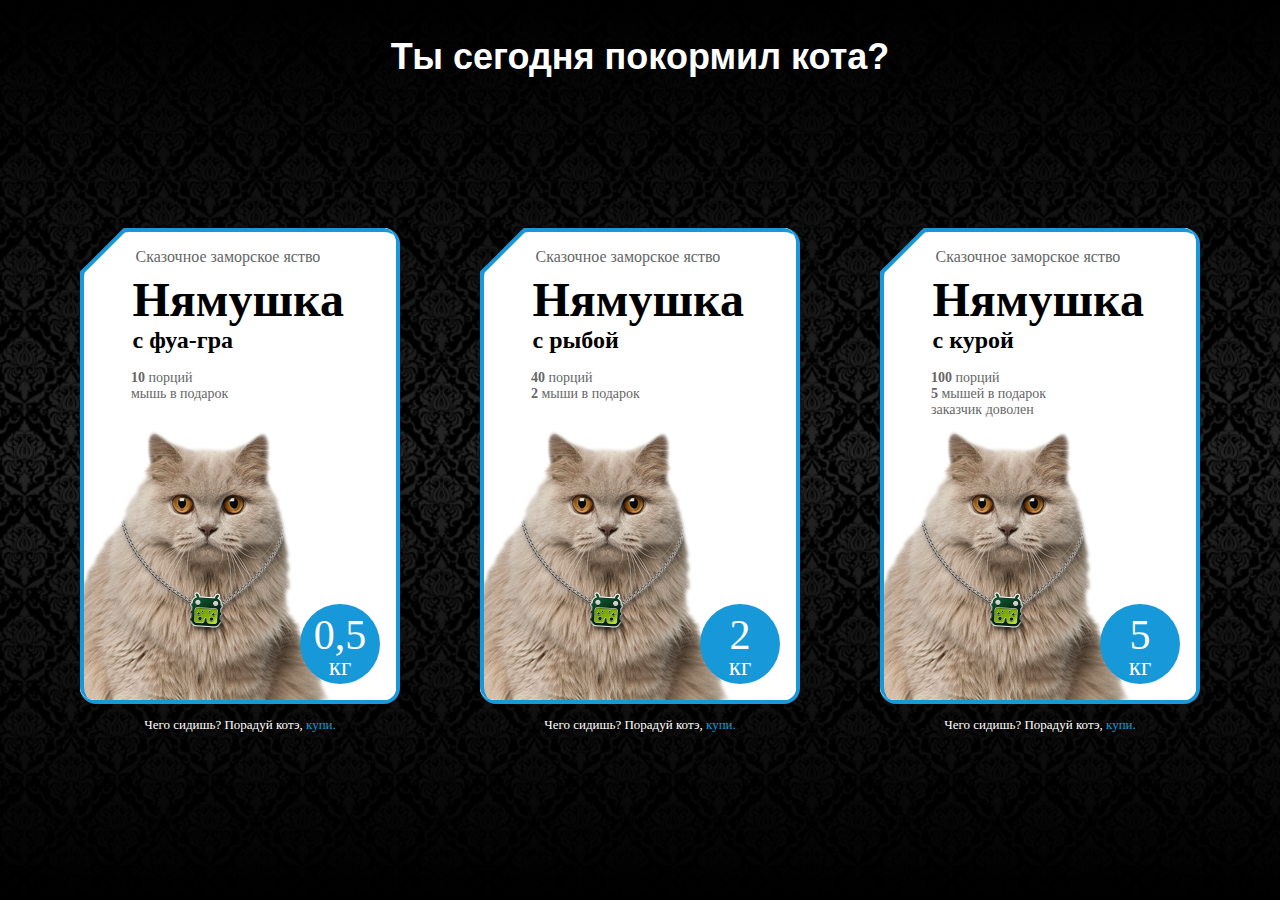
<file: index.html>
<!DOCTYPE html>
<html lang="en">
<head>
    <meta charset="UTF-8">
    <meta name="viewport" content="width=device-width, initial-scale=1.0">
    <meta http-equiv="X-UA-Compatible" content="ie=edge">
    <meta name="author" content="Eliseev Alexey">
    <meta name="description" content="Квалификационное задание для разработчиков HTML/CSS/JS">
    <link rel="stylesheet" href="./styles/main.8e77f828bb7c430ac88e.css?0e5b51ff9c5fa402f253">
    <title>Main</title>
</head>
<body>
    <div class="page">
        <section class="header">
            <h1 class="header__title">Ты сегодня покормил кота?</h1>
        </section>

        <section class="main">

            <div class="main__list">
                
                <div class="card card_fua">
                    <div class="card__main">
                        <div class="card__disabled">
                            <p class="card__head">Сказочное заморское яство</p>
                            <h1 class="card__title">Нямушка</h1>
                            <h2 class="card__subtitle">с фуа-гра</h2>
                            <p class="card__prize"><b>10</b> порций<br> мышь в подарок</p>
                            <div class="card__weight">
                                <p class="card__weight-kg"><span class="card__weight-number">0,5</span>кг</p>
                            </div>
                            <img class="card__image" src="images/Photo.svg" alt="">
                        </div>
                    </div>
                    <p class="card__footer fua">Чего сидишь? Порадуй котэ, <span class="card__stroke">купи</span><span style="color: #1698D9">.<span></p>
                </div>

                <div class="card card_fish">
                    <div class="card__main">
                        <div class="card__disabled">
                            <p class="card__head">Сказочное заморское яство</p>
                            <h1 class="card__title">Нямушка</h1>
                            <h2 class="card__subtitle">с рыбой</h2>
                            <p class="card__prize"><b>40</b> порций<br> <b>2</b> мыши в подарок</p>
                            <div class="card__weight">
                                <p class="card__weight-kg"><span class="card__weight-number">2</span>кг</p>
                            </div>
                            <img class="card__image" src="images/Photo.svg" alt="">
                        </div>
                    </div>
                    <p class="card__footer fish">Чего сидишь? Порадуй котэ, <span class="card__stroke">купи</span><span style="color: #1698D9">.<span></span></p>
                </div>

                <div class="card card_chk">
                    <div class="card__main">
                        <div class="card__disabled">
                            <p class="card__head">Сказочное заморское яство</p>
                            <h1 class="card__title">Нямушка</h1>
                            <h2 class="card__subtitle">с курой</h2>
                            <p class="card__prize"><b>100</b> порций<br> <b>5</b> мышей в подарок<br> заказчик доволен</p>
                            <div class="card__weight">
                                <p class="card__weight-kg"><span class="card__weight-number">5</span>кг</p>
                            </div>
                            <img class="card__image" src="images/Photo.svg" alt="">
                        </div>
                    </div>
                    <p class="card__footer chk">Чего сидишь? Порадуй котэ, <span class="card__stroke">купи</span><span style="color: #1698D9">.<span></span></p>
                </div>

            </div>

        </section>
    </div>

    <script src="./scripts/main.609167a506f1785de28f.js?0e5b51ff9c5fa402f253"></script>
</body>
</html>
</file>
<file: styles/main.8e77f828bb7c430ac88e.css>
/*! normalize.css v8.0.1 | MIT License | github.com/necolas/normalize.css */html{line-height:1.15;-webkit-text-size-adjust:100%}body{margin:0}main{display:block}h1{font-size:2em;margin:.67em 0}hr{-webkit-box-sizing:content-box;box-sizing:content-box;height:0;overflow:visible}pre{font-family:monospace,monospace;font-size:1em}a{background-color:transparent}abbr[title]{border-bottom:none;text-decoration:underline;-webkit-text-decoration:underline dotted;text-decoration:underline dotted}b,strong{font-weight:bolder}code,kbd,samp{font-family:monospace,monospace;font-size:1em}small{font-size:80%}sub,sup{font-size:75%;line-height:0;position:relative;vertical-align:baseline}sub{bottom:-.25em}sup{top:-.5em}img{border-style:none}button,input,optgroup,select,textarea{font-family:inherit;font-size:100%;line-height:1.15;margin:0}button,input{overflow:visible}button,select{text-transform:none}[type=button],[type=reset],[type=submit],button{-webkit-appearance:button}[type=button]::-moz-focus-inner,[type=reset]::-moz-focus-inner,[type=submit]::-moz-focus-inner,button::-moz-focus-inner{border-style:none;padding:0}[type=button]:-moz-focusring,[type=reset]:-moz-focusring,[type=submit]:-moz-focusring,button:-moz-focusring{outline:1px dotted ButtonText}fieldset{padding:.35em .75em .625em}legend{-webkit-box-sizing:border-box;box-sizing:border-box;color:inherit;display:table;max-width:100%;padding:0;white-space:normal}progress{vertical-align:baseline}textarea{overflow:auto}[type=checkbox],[type=radio]{-webkit-box-sizing:border-box;box-sizing:border-box;padding:0}[type=number]::-webkit-inner-spin-button,[type=number]::-webkit-outer-spin-button{height:auto}[type=search]{-webkit-appearance:textfield;outline-offset:-2px}[type=search]::-webkit-search-decoration{-webkit-appearance:none}::-webkit-file-upload-button{-webkit-appearance:button;font:inherit}details{display:block}summary{display:list-item}[hidden],template{display:none}.page{background-image:-webkit-gradient(linear,left top,left bottom,from(#000),color-stop(50%,transparent),to(#000)),url(../images/MainBg.png);background-image:linear-gradient(180deg,#000,transparent 50%,#000),url(../images/MainBg.png);background-size:cover;background-position:50%}@media (min-width:1024px){.page{width:100%;height:100vh}}@media (min-width:320px) and (max-width:1023px){.page{width:100%}}.header__title{margin:0;padding-top:36px;font-family:Helvetica;font-size:36px;letter-spacing:0;text-align:center;text-shadow:0 1px 1px #000;color:#fff}.header{width:100%}.main__list{max-width:1120px;margin:auto;display:grid;grid-template-columns:320px 320px 320px;grid-gap:80px}@media (min-width:1024px){.main__list{height:509px}}@media (min-width:768px) and (max-width:1023px){.main__list{display:-webkit-box;display:-ms-flexbox;display:flex;margin-top:50px;-ms-flex-wrap:wrap;flex-wrap:wrap;-webkit-box-pack:center;-ms-flex-pack:center;justify-content:center}}@media (min-width:375px) and (max-width:767px){.main__list{display:-webkit-box;display:-ms-flexbox;display:flex;-webkit-box-orient:vertical;-webkit-box-direction:normal;-ms-flex-direction:column;flex-direction:column}}.main{display:-webkit-box;display:-ms-flexbox;display:flex}@media (min-width:1024px){.main{width:100%;height:90vh}}@media (min-width:320px) and (max-width:1023px){.main{width:100%}}.card__footer{max-width:320px;margin:14px auto auto;font-family:Trebuchet MS;font-size:13px;letter-spacing:0;text-align:center;color:#fff}.card__footer-dis{color:#ff6}.card__head{max-width:205px;margin:auto;padding-top:20px;font-family:Trebuchet MS;font-size:16px;letter-spacing:0;color:#666}.card__head-selected{color:#d91667}.card__head-select{color:#e52e7a}.card__main{height:472px;position:relative;overflow:hidden;cursor:pointer;border-right:4px solid #1698d9;border-bottom:4px solid #1698d9;border-radius:16px;background:#f2f2f2;background:linear-gradient(135deg,transparent 32px,#f2f2f2 0);z-index:1}.card__main-selected{border-right:4px solid #d91667;border-bottom:4px solid #d91667}.card__main-disabled{border-right:4px solid #b3b3b3;border-bottom:4px solid #b3b3b3}.card__main:after{border-right:4px solid #1698d9}.card__main-selected:after,.card__main:after{content:"";position:absolute;left:-40px;top:-48px;background:transparent;-webkit-transform:rotate(45deg);transform:rotate(45deg);height:120px;width:60px;z-index:2}.card__main-selected:after{border-right:4px solid #d91667}.card__main-disabled:after{content:"";position:absolute;left:-40px;top:-48px;background:transparent;border-right:4px solid #b3b3b3;-webkit-transform:rotate(45deg);transform:rotate(45deg);height:120px;width:60px;z-index:2}.card__stroke{color:#1698d9;cursor:pointer}.card__stroke_dashed{border-bottom:1px dashed #1698d9}.card__prize{max-width:150px;margin:15px 0 0 51px;font-family:Trebuchet MS;font-size:14px;letter-spacing:0;line-height:16px;color:#666}.card__subtitle{margin:auto;font-size:24px}.card__subtitle,.card__title{max-width:211px;font-family:TrebuchetMS-Bold;letter-spacing:0;color:#000}.card__title{margin:6px auto auto;font-size:48px}.card__weight-number{margin-bottom:10px;font-family:Trebuchet MS;font-size:42px;letter-spacing:0;text-align:center;line-height:22px;color:#fff}.card__weight{width:80px;height:80px;position:absolute;right:16px;bottom:16px;display:-webkit-box;display:-ms-flexbox;display:flex;-webkit-box-align:center;-ms-flex-align:center;align-items:center;-webkit-box-pack:center;-ms-flex-pack:center;justify-content:center;border-radius:100%;background:#1698d9;z-index:2}.card__weight-selected{background:#d91667}.card__weight-disabled{background:#b3b3b3}.card__image{position:absolute;left:-30px;bottom:-90px}.card__weight-kg{max-width:60px;display:-webkit-box;display:-ms-flexbox;display:flex;-webkit-box-orient:vertical;-webkit-box-direction:normal;-ms-flex-direction:column;flex-direction:column;-webkit-box-align:center;-ms-flex-align:center;align-items:center;margin:15px 0 0;font-family:TrebuchetMS;font-size:25px;letter-spacing:0;text-align:center;line-height:22px;color:#fff}.card__disabled{position:relative;height:472px;background:#fff;background:linear-gradient(135deg,transparent 32px,#fff 0)}.card__disabled-dis{opacity:.4}.card__disabled:before{border-top:4px solid #1698d9}.card__disabled-select:before,.card__disabled:before{content:"";width:279px;height:20px;position:absolute;border-radius:100px;right:0;top:0;overflow:hidden}.card__disabled-select:before{border-top:4px solid #d91667}.card__disabled-disabled:before{content:"";width:279px;height:20px;position:absolute;border-top:4px solid #504f4f;border-radius:100px;right:0;top:0;overflow:hidden}.card__disabled:after{border-left:4px solid #1698d9}.card__disabled-select:after,.card__disabled:after{content:"";width:22px;height:436px;position:absolute;border-radius:100px;left:0;top:36px;overflow:hidden}.card__disabled-select:after{border-left:4px solid #d91667}.card__disabled-disabled:after{content:"";width:22px;height:436px;position:absolute;border-radius:100px;border-left:4px solid #504f4f;left:0;top:36px;overflow:hidden}.card{position:relative;overflow:hidden;z-index:1}@media (min-width:768px) and (max-width:1023px){.card{width:320px}.card_fua{padding-left:125px;padding-right:125px;padding-bottom:15px}.card_chk{padding-left:15px}}@media (min-width:375px) and (max-width:767px){.card{width:320px;margin-top:35px}}
</file>
